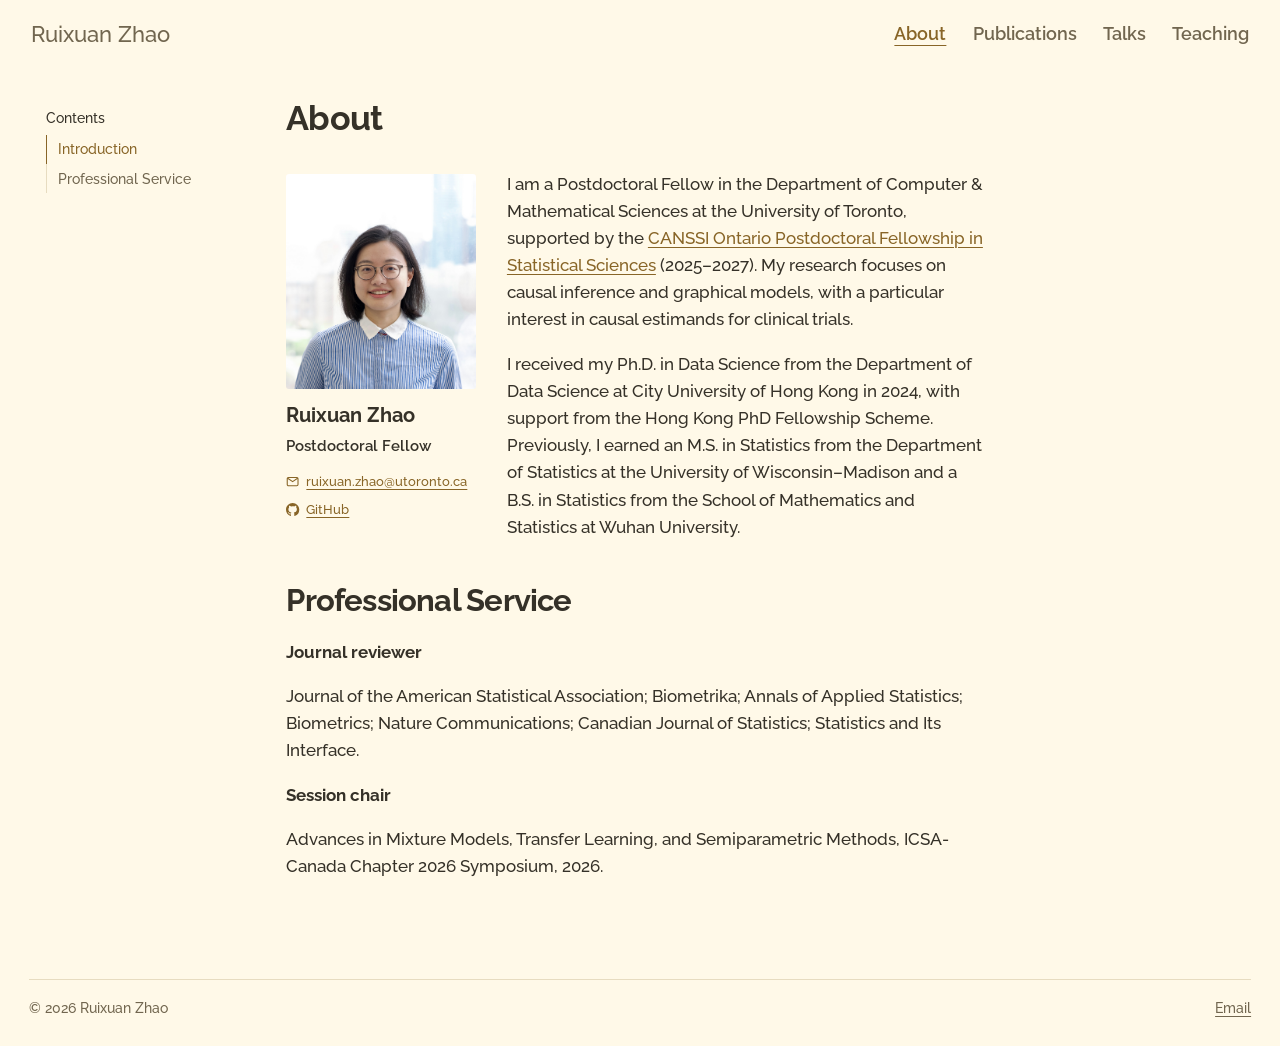
<file: index.html>
<!doctype html>
<html lang="en">
<head>
  <meta charset="utf-8">
  <meta name="viewport" content="width=device-width, initial-scale=1">
  <meta name="description" content="Ruixuan Zhao is a Postdoctoral Fellow in the Department of Computer &amp; Mathematical Sciences at the University of Toronto working on causal inference, graphical models, and causal estimands for clinical trials.">
  <meta name="theme-color" content="#fff9e8">
  <title>About · Ruixuan Zhao</title>
  <link rel="icon" type="image/svg+xml" href="data:image/svg+xml,%3Csvg xmlns='http://www.w3.org/2000/svg' viewBox='0 0 64 64'%3E%3Crect width='64' height='64' rx='12' fill='%23fff9e8'/%3E%3Ctext x='32' y='42' text-anchor='middle' font-family='Georgia,serif' font-size='34' fill='%23886527'%3ERZ%3C/text%3E%3C/svg%3E">
  <link rel="stylesheet" href="assets/styles.css">
  <script src="assets/site.js" defer></script>
</head>
<body>
  <a class="skip-link" href="#main">Skip to content</a>
  <header class="site-header">
    <div class="header-inner">
      <a class="site-name" href="./">Ruixuan Zhao</a>
      <button class="menu-toggle" type="button" aria-expanded="false" aria-controls="main-navigation">Menu</button>
      <nav class="main-nav" id="main-navigation" aria-label="Main navigation">
        <a href="./" aria-current="page">About</a>
        <a href="publications/">Publications</a>
        <a href="talks/">Talks</a>
        <a href="teaching/">Teaching</a>
      </nav>
    </div>
  </header>
  <div class="page-layout">
    <aside class="contents" aria-label="On this page">
      <p class="contents-title">Contents</p>
      <ul>
        <li><a href="#introduction" class="is-current">Introduction</a></li>
        <li><a href="#professional-service">Professional Service</a></li>
      </ul>
    </aside>
    <main id="main">
      <h1>About</h1>
      <div class="intro-layout" id="introduction">
        <aside class="profile-card" aria-label="Profile and contact information">
          <img class="profile-photo" src="assets/ruixuan-zhao.jpg" alt="Portrait of Ruixuan Zhao" width="3889" height="4410" fetchpriority="high">
          <p class="profile-name">Ruixuan Zhao</p>
          <p class="profile-role">Postdoctoral Fellow</p>
          <div class="contact-links profile-contact-links">
            <a href="mailto:ruixuan.zhao@utoronto.ca"><svg class="contact-icon" viewBox="0 0 16 16" fill="none" stroke="currentColor" stroke-width="1.3" stroke-linecap="round" stroke-linejoin="round" aria-hidden="true" focusable="false"><rect x="1.5" y="3" width="13" height="10" rx="1.5"/><path d="m2 4 6 4 6-4"/></svg><span>ruixuan.zhao@utoronto.ca</span></a>
            <a href="https://github.com/Ruixuan-Zhao"><svg class="contact-icon" viewBox="0 0 16 16" fill="currentColor" aria-hidden="true" focusable="false"><path d="M8 0C3.58 0 0 3.58 0 8c0 3.54 2.29 6.53 5.47 7.59.4.07.55-.17.55-.38 0-.19-.01-.82-.01-1.49-2.01.37-2.53-.49-2.69-.94-.09-.23-.48-.94-.82-1.13-.28-.15-.68-.52-.01-.53.63-.01 1.08.58 1.23.82.72 1.21 1.87.87 2.33.66.07-.52.28-.87.51-1.07-1.78-.2-3.64-.89-3.64-3.95 0-.87.31-1.59.82-2.15-.08-.2-.36-1.02.08-2.12 0 0 .67-.21 2.2.82a7.65 7.65 0 0 1 2-.27c.68 0 1.36.09 2 .27 1.53-1.04 2.2-.82 2.2-.82.44 1.1.16 1.92.08 2.12.51.56.82 1.27.82 2.15 0 3.07-1.87 3.75-3.65 3.95.29.25.54.73.54 1.48 0 1.07-.01 1.93-.01 2.2 0 .21.15.46.55.38A8.013 8.013 0 0 0 16 8c0-4.42-3.58-8-8-8Z"/></svg><span>GitHub</span></a>
          </div>
        </aside>
        <div class="introduction">
          <p>I am a Postdoctoral Fellow in the Department of Computer &amp; Mathematical Sciences at the University of Toronto, supported by the <a href="https://canssi.ca/story/copfss-2025-ruixuan-zhao/">CANSSI Ontario Postdoctoral Fellowship in Statistical Sciences</a> (2025–2027). My research focuses on causal inference and graphical models, with a particular interest in causal estimands for clinical trials.</p>
          <p>I received my Ph.D. in Data Science from the Department of Data Science at City University of Hong Kong in 2024, with support from the Hong Kong PhD Fellowship Scheme. Previously, I earned an M.S. in Statistics from the Department of Statistics at the University of Wisconsin–Madison and a B.S. in Statistics from the School of Mathematics and Statistics at Wuhan University.</p>
        </div>
      </div>
      <section id="professional-service" aria-labelledby="service-heading">
        <h2 id="service-heading">Professional Service</h2>
        <p class="service-label">Journal reviewer</p>
        <p>Journal of the American Statistical Association; Biometrika; Annals of Applied Statistics; Biometrics; Nature Communications; Canadian Journal of Statistics; Statistics and Its Interface.</p>
        <p class="service-label">Session chair</p>
        <p>Advances in Mixture Models, Transfer Learning, and Semiparametric Methods, ICSA-Canada Chapter 2026 Symposium, 2026.</p>
      </section>
    </main>
  </div>
  <footer class="site-footer"><span>© 2026 Ruixuan Zhao</span><a href="mailto:ruixuan.zhao@utoronto.ca">Email</a></footer>
</body>
</html>
</file>
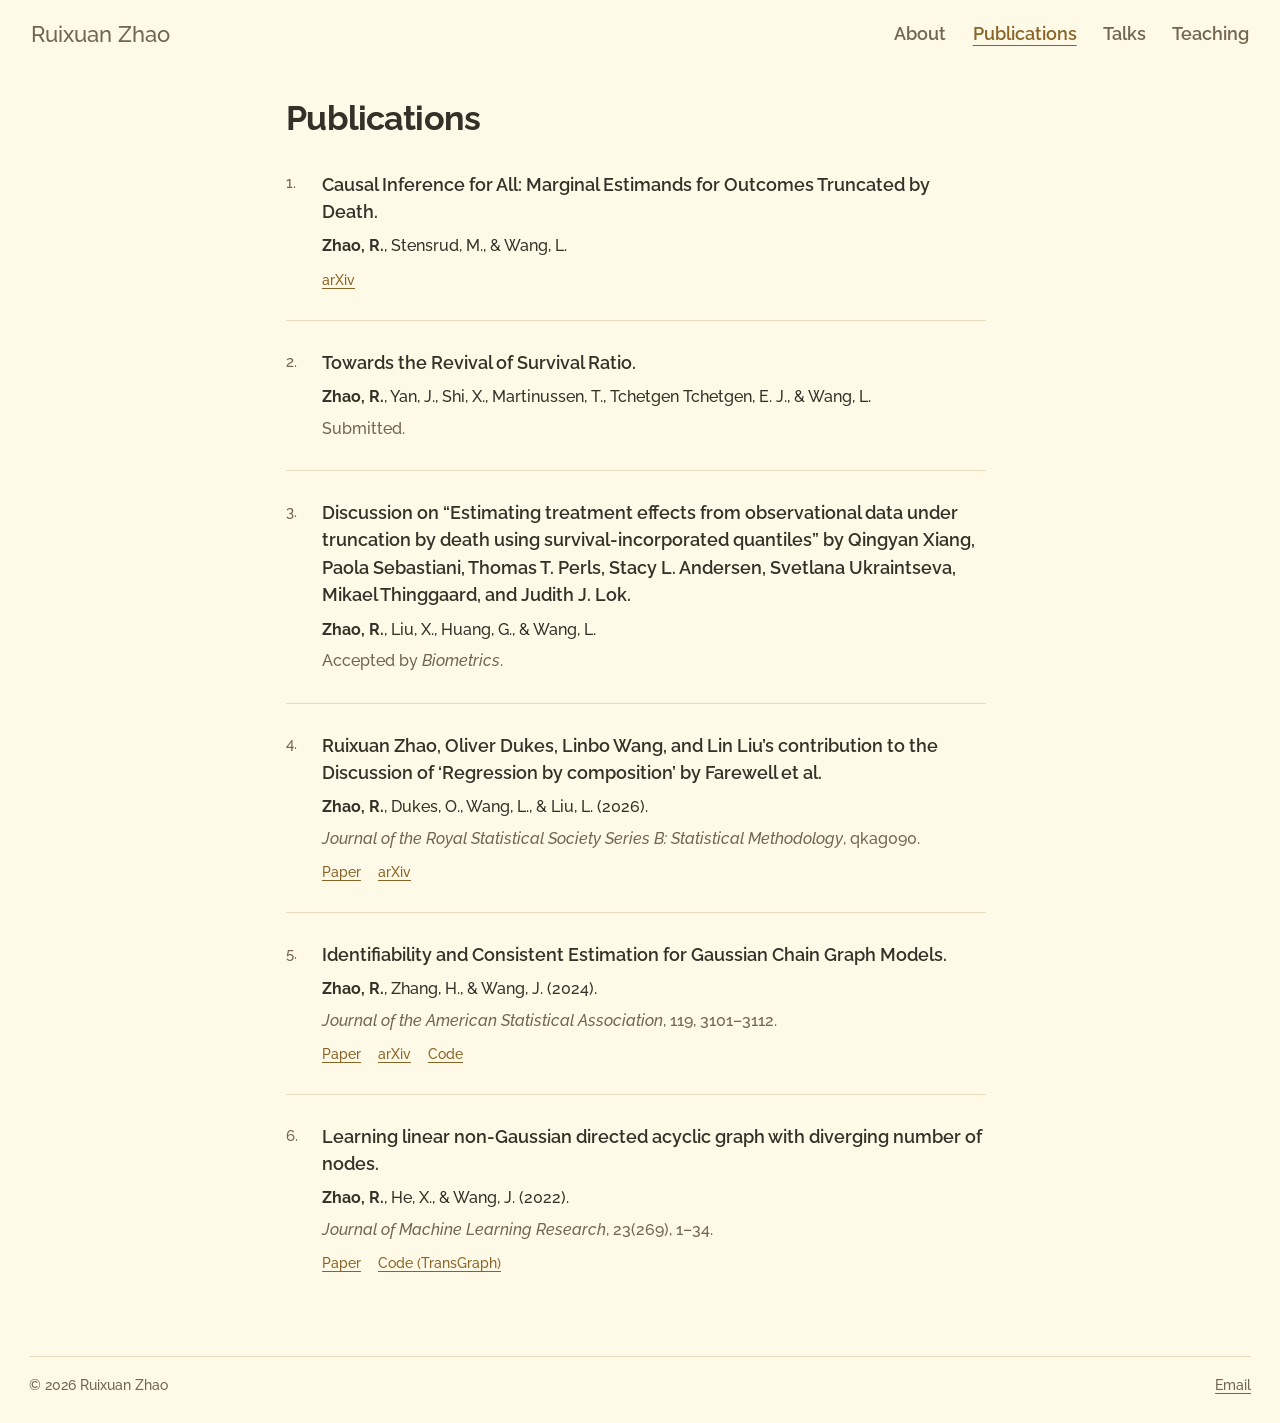
<file: publications/index.html>
<!doctype html>
<html lang="en">
<head>
  <meta charset="utf-8">
  <meta name="viewport" content="width=device-width, initial-scale=1">
  <meta name="description" content="Publications and manuscripts by Ruixuan Zhao.">
  <meta name="theme-color" content="#fff9e8">
  <title>Publications · Ruixuan Zhao</title>
  <link rel="icon" type="image/svg+xml" href="data:image/svg+xml,%3Csvg xmlns='http://www.w3.org/2000/svg' viewBox='0 0 64 64'%3E%3Crect width='64' height='64' rx='12' fill='%23fff9e8'/%3E%3Ctext x='32' y='42' text-anchor='middle' font-family='Georgia,serif' font-size='34' fill='%23886527'%3ERZ%3C/text%3E%3C/svg%3E">
  <link rel="stylesheet" href="../assets/styles.css">
  <script src="../assets/site.js" defer></script>
</head>
<body>
  <a class="skip-link" href="#main">Skip to content</a>
  <header class="site-header">
    <div class="header-inner">
      <a class="site-name" href="../">Ruixuan Zhao</a>
      <button class="menu-toggle" type="button" aria-expanded="false" aria-controls="main-navigation">Menu</button>
      <nav class="main-nav" id="main-navigation" aria-label="Main navigation">
        <a href="../">About</a>
        <a href="../publications/" aria-current="page">Publications</a>
        <a href="../talks/">Talks</a>
        <a href="../teaching/">Teaching</a>
      </nav>
    </div>
  </header>
  <div class="page-layout">
    <main id="main">
      <h1>Publications</h1>
      <ol class="publication-list">
        <li>
          <h2 class="paper-title">Causal Inference for All: Marginal Estimands for Outcomes Truncated by Death.</h2>
          <p class="paper-authors"><strong>Zhao, R.</strong>, Stensrud, M., &amp; Wang, L.</p>
          <p class="paper-links"><a href="https://arxiv.org/abs/2607.00222">arXiv</a></p>
        </li>
        <li>
          <h2 class="paper-title">Towards the Revival of Survival Ratio.</h2>
          <p class="paper-authors"><strong>Zhao, R.</strong>, Yan, J., Shi, X., Martinussen, T., Tchetgen Tchetgen, E. J., &amp; Wang, L.</p>
          <p class="paper-venue">Submitted.</p>
        </li>
        <li>
          <h2 class="paper-title">Discussion on “Estimating treatment effects from observational data under truncation by death using survival-incorporated quantiles” by Qingyan Xiang, Paola Sebastiani, Thomas T. Perls, Stacy L. Andersen, Svetlana Ukraintseva, Mikael Thinggaard, and Judith J. Lok.</h2>
          <p class="paper-authors"><strong>Zhao, R.</strong>, Liu, X., Huang, G., &amp; Wang, L.</p>
          <p class="paper-venue">Accepted by <em>Biometrics</em>.</p>
        </li>
        <li>
          <h2 class="paper-title">Ruixuan Zhao, Oliver Dukes, Linbo Wang, and Lin Liu’s contribution to the Discussion of ‘Regression by composition’ by Farewell et al.</h2>
          <p class="paper-authors"><strong>Zhao, R.</strong>, Dukes, O., Wang, L., &amp; Liu, L. (2026).</p>
          <p class="paper-venue"><em>Journal of the Royal Statistical Society Series B: Statistical Methodology</em>, qkag090.</p>
          <p class="paper-links"><a href="https://doi.org/10.1093/jrsssb/qkag090">Paper</a><a href="https://arxiv.org/abs/2604.17760">arXiv</a></p>
        </li>
        <li>
          <h2 class="paper-title">Identifiability and Consistent Estimation for Gaussian Chain Graph Models.</h2>
          <p class="paper-authors"><strong>Zhao, R.</strong>, Zhang, H., &amp; Wang, J. (2024).</p>
          <p class="paper-venue"><em>Journal of the American Statistical Association</em>, 119, 3101–3112.</p>
          <p class="paper-links"><a href="https://doi.org/10.1080/01621459.2024.2304692">Paper</a><a href="https://arxiv.org/abs/2303.01031">arXiv</a><a href="https://github.com/Ruixuan-Zhao/LearnCG">Code</a></p>
        </li>
        <li>
          <h2 class="paper-title">Learning linear non-Gaussian directed acyclic graph with diverging number of nodes.</h2>
          <p class="paper-authors"><strong>Zhao, R.</strong>, He, X., &amp; Wang, J. (2022).</p>
          <p class="paper-venue"><em>Journal of Machine Learning Research</em>, 23(269), 1–34.</p>
          <p class="paper-links"><a href="https://www.jmlr.org/papers/v23/21-1173.html">Paper</a><a href="https://cran.r-project.org/src/contrib/Archive/TransGraph/">Code (TransGraph)</a></p>
        </li>
      </ol>
    </main>
  </div>
  <footer class="site-footer"><span>© 2026 Ruixuan Zhao</span><a href="mailto:ruixuan.zhao@utoronto.ca">Email</a></footer>
</body>
</html>
</file>
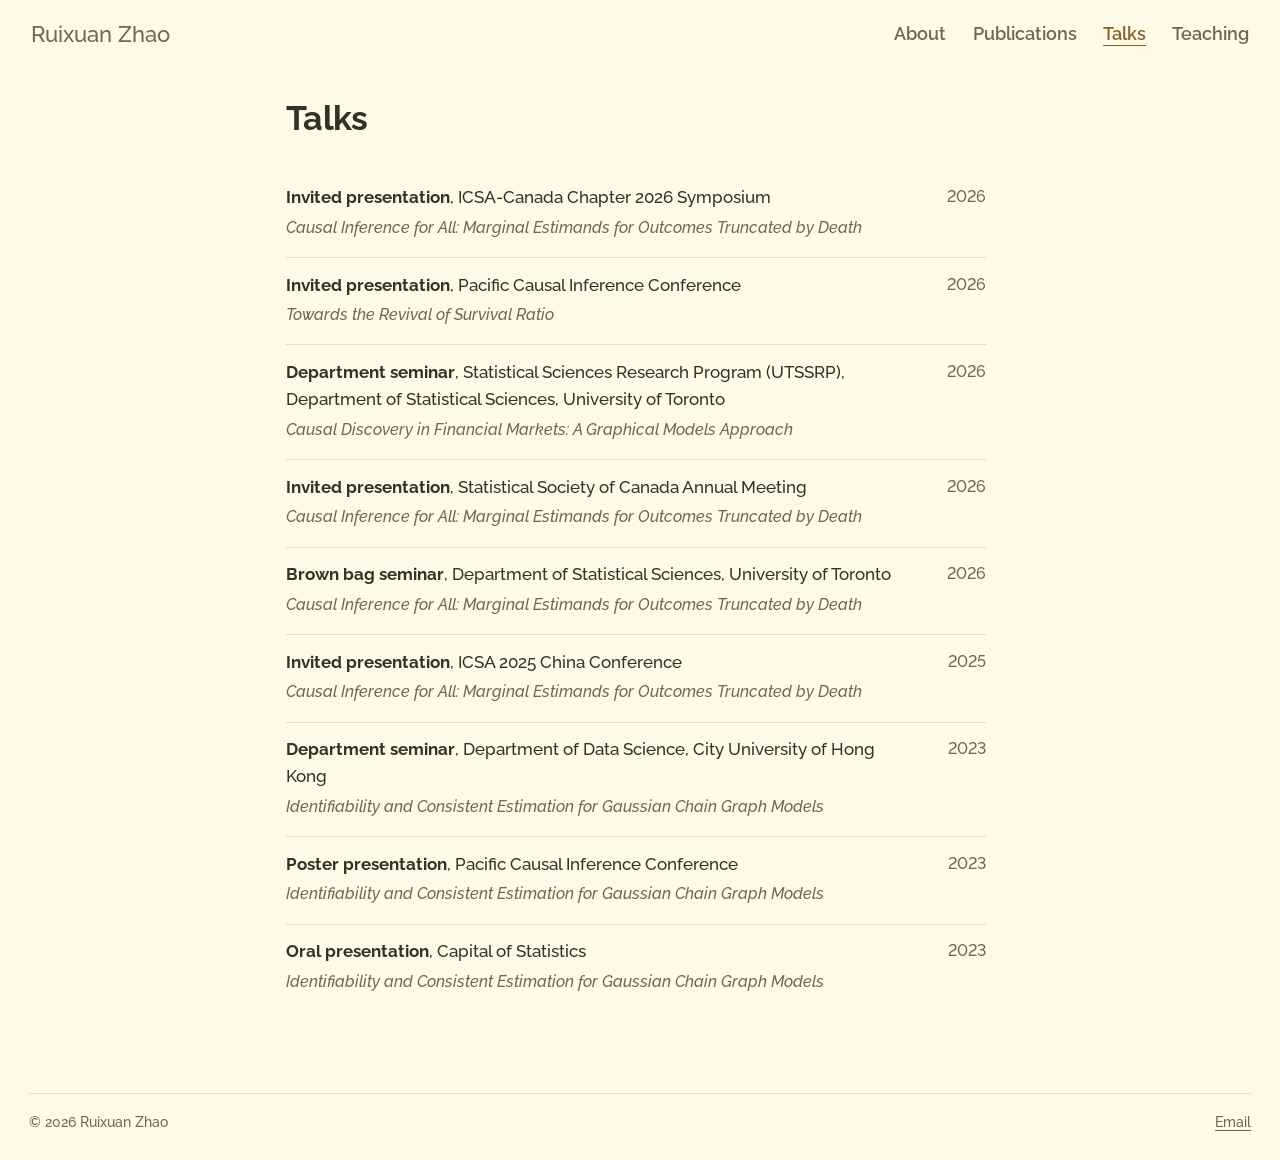
<file: talks/index.html>
<!doctype html>
<html lang="en">
<head>
  <meta charset="utf-8">
  <meta name="viewport" content="width=device-width, initial-scale=1">
  <meta name="description" content="Conference presentations, seminars, and posters by Ruixuan Zhao.">
  <meta name="theme-color" content="#fff9e8">
  <title>Talks · Ruixuan Zhao</title>
  <link rel="icon" type="image/svg+xml" href="data:image/svg+xml,%3Csvg xmlns='http://www.w3.org/2000/svg' viewBox='0 0 64 64'%3E%3Crect width='64' height='64' rx='12' fill='%23fff9e8'/%3E%3Ctext x='32' y='42' text-anchor='middle' font-family='Georgia,serif' font-size='34' fill='%23886527'%3ERZ%3C/text%3E%3C/svg%3E">
  <link rel="stylesheet" href="../assets/styles.css">
  <script src="../assets/site.js" defer></script>
</head>
<body>
  <a class="skip-link" href="#main">Skip to content</a>
  <header class="site-header">
    <div class="header-inner">
      <a class="site-name" href="../">Ruixuan Zhao</a>
      <button class="menu-toggle" type="button" aria-expanded="false" aria-controls="main-navigation">Menu</button>
      <nav class="main-nav" id="main-navigation" aria-label="Main navigation">
        <a href="../">About</a>
        <a href="../publications/">Publications</a>
        <a href="../talks/" aria-current="page">Talks</a>
        <a href="../teaching/">Teaching</a>
      </nav>
    </div>
  </header>
  <div class="page-layout">
    <main id="main">
      <h1>Talks</h1>
      <ul class="year-list">
        <li>
          <div>
            <div class="talk-event"><strong>Invited presentation</strong>, ICSA-Canada Chapter 2026 Symposium</div>
            <p class="talk-title"><em>Causal Inference for All: Marginal Estimands for Outcomes Truncated by Death</em></p>
          </div>
          <span class="entry-year">2026</span>
        </li>
        <li>
          <div>
            <div class="talk-event"><strong>Invited presentation</strong>, Pacific Causal Inference Conference</div>
            <p class="talk-title"><em>Towards the Revival of Survival Ratio</em></p>
          </div>
          <span class="entry-year">2026</span>
        </li>
        <li>
          <div>
            <div class="talk-event"><strong>Department seminar</strong>, Statistical Sciences Research Program (UTSSRP), Department of Statistical Sciences, University of Toronto</div>
            <p class="talk-title"><em>Causal Discovery in Financial Markets: A Graphical Models Approach</em></p>
          </div>
          <span class="entry-year">2026</span>
        </li>
        <li>
          <div>
            <div class="talk-event"><strong>Invited presentation</strong>, Statistical Society of Canada Annual Meeting</div>
            <p class="talk-title"><em>Causal Inference for All: Marginal Estimands for Outcomes Truncated by Death</em></p>
          </div>
          <span class="entry-year">2026</span>
        </li>
        <li>
          <div>
            <div class="talk-event"><strong>Brown bag seminar</strong>, Department of Statistical Sciences, University of Toronto</div>
            <p class="talk-title"><em>Causal Inference for All: Marginal Estimands for Outcomes Truncated by Death</em></p>
          </div>
          <span class="entry-year">2026</span>
        </li>
        <li>
          <div>
            <div class="talk-event"><strong>Invited presentation</strong>, ICSA 2025 China Conference</div>
            <p class="talk-title"><em>Causal Inference for All: Marginal Estimands for Outcomes Truncated by Death</em></p>
          </div>
          <span class="entry-year">2025</span>
        </li>
        <li>
          <div>
            <div class="talk-event"><strong>Department seminar</strong>, Department of Data Science, City University of Hong Kong</div>
            <p class="talk-title"><em>Identifiability and Consistent Estimation for Gaussian Chain Graph Models</em></p>
          </div>
          <span class="entry-year">2023</span>
        </li>
        <li>
          <div>
            <div class="talk-event"><strong>Poster presentation</strong>, Pacific Causal Inference Conference</div>
            <p class="talk-title"><em>Identifiability and Consistent Estimation for Gaussian Chain Graph Models</em></p>
          </div>
          <span class="entry-year">2023</span>
        </li>
        <li>
          <div>
            <div class="talk-event"><strong>Oral presentation</strong>, Capital of Statistics</div>
            <p class="talk-title"><em>Identifiability and Consistent Estimation for Gaussian Chain Graph Models</em></p>
          </div>
          <span class="entry-year">2023</span>
        </li>
      </ul>
    </main>
  </div>
  <footer class="site-footer"><span>© 2026 Ruixuan Zhao</span><a href="mailto:ruixuan.zhao@utoronto.ca">Email</a></footer>
</body>
</html>
</file>
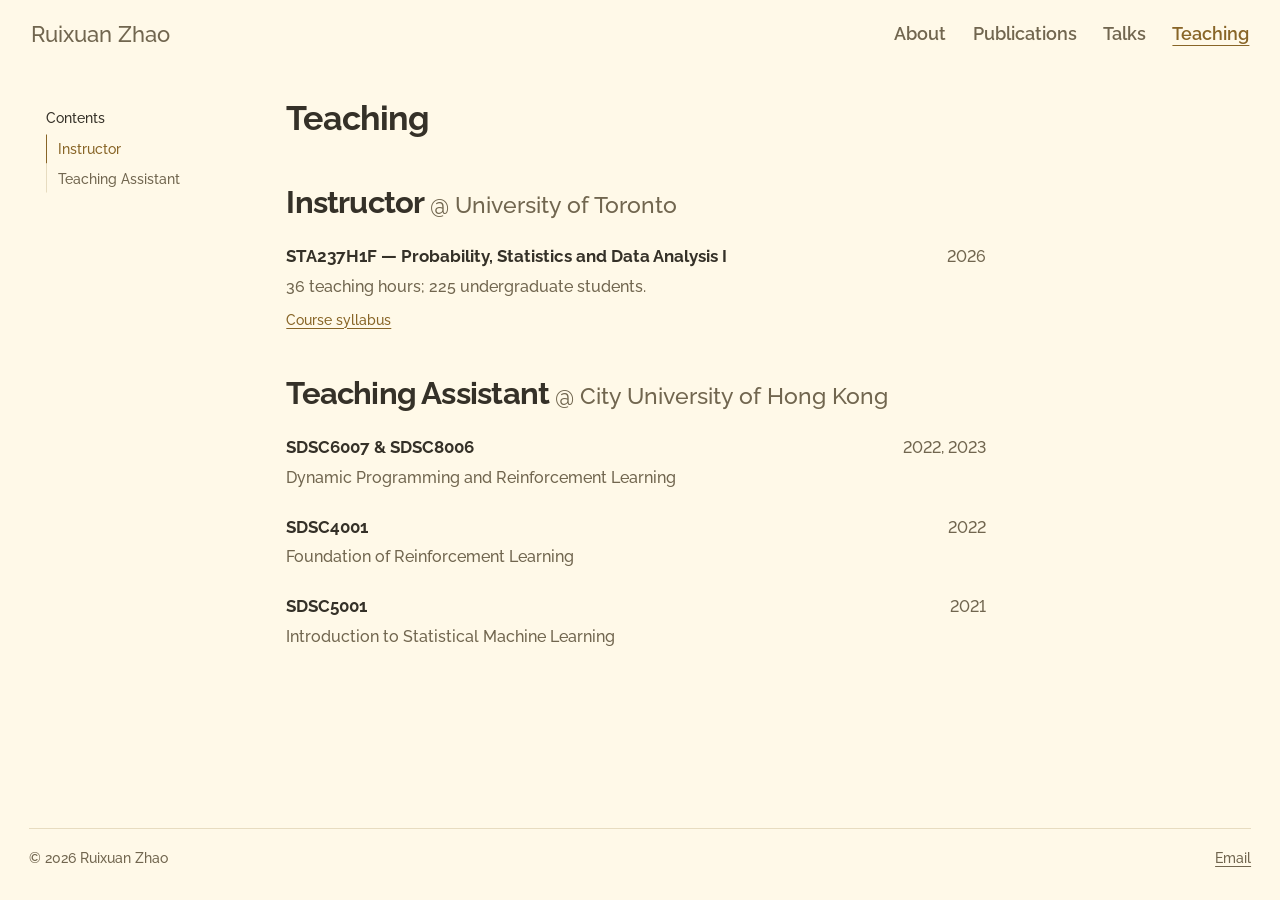
<file: teaching/index.html>
<!doctype html>
<html lang="en">
<head>
  <meta charset="utf-8">
  <meta name="viewport" content="width=device-width, initial-scale=1">
  <meta name="description" content="Teaching experience and course information for Ruixuan Zhao.">
  <meta name="theme-color" content="#fff9e8">
  <title>Teaching · Ruixuan Zhao</title>
  <link rel="icon" type="image/svg+xml" href="data:image/svg+xml,%3Csvg xmlns='http://www.w3.org/2000/svg' viewBox='0 0 64 64'%3E%3Crect width='64' height='64' rx='12' fill='%23fff9e8'/%3E%3Ctext x='32' y='42' text-anchor='middle' font-family='Georgia,serif' font-size='34' fill='%23886527'%3ERZ%3C/text%3E%3C/svg%3E">
  <link rel="stylesheet" href="../assets/styles.css">
  <script src="../assets/site.js" defer></script>
</head>
<body>
  <a class="skip-link" href="#main">Skip to content</a>
  <header class="site-header">
    <div class="header-inner">
      <a class="site-name" href="../">Ruixuan Zhao</a>
      <button class="menu-toggle" type="button" aria-expanded="false" aria-controls="main-navigation">Menu</button>
      <nav class="main-nav" id="main-navigation" aria-label="Main navigation">
        <a href="../">About</a>
        <a href="../publications/">Publications</a>
        <a href="../talks/">Talks</a>
        <a href="../teaching/" aria-current="page">Teaching</a>
      </nav>
    </div>
  </header>
  <div class="page-layout">
    <aside class="contents" aria-label="On this page">
      <p class="contents-title">Contents</p>
      <ul>
        <li><a href="#instructor">Instructor</a></li>
        <li><a href="#teaching-assistant">Teaching Assistant</a></li>
      </ul>
    </aside>
    <main id="main">
      <h1>Teaching</h1>
      <section id="instructor" aria-labelledby="instructor-heading">
        <h2 id="instructor-heading" class="teaching-heading">Instructor <span class="teaching-institution">@ University of Toronto</span></h2>
        <div class="entry">
          <div class="entry-heading"><h3>STA237H1F — Probability, Statistics and Data Analysis I</h3><span class="entry-year">2026</span></div>
          <p class="entry-detail">36 teaching hours; 225 undergraduate students.</p>
          <p class="paper-links"><a href="https://www.statistics.utoronto.ca/sites/www.statistics.utoronto.ca/files/STA237H1F_20265_syllabus.pdf">Course syllabus</a></p>
        </div>
      </section>
      <section id="teaching-assistant" aria-labelledby="ta-heading">
        <h2 id="ta-heading" class="teaching-heading">Teaching Assistant <span class="teaching-institution">@ City University of Hong Kong</span></h2>
        <ul class="teaching-list">
          <li>
            <div class="entry-heading"><h3>SDSC6007 &amp; SDSC8006</h3><span class="entry-year">2022, 2023</span></div>
            <p class="entry-detail">Dynamic Programming and Reinforcement Learning</p>
          </li>
          <li>
            <div class="entry-heading"><h3>SDSC4001</h3><span class="entry-year">2022</span></div>
            <p class="entry-detail">Foundation of Reinforcement Learning</p>
          </li>
          <li>
            <div class="entry-heading"><h3>SDSC5001</h3><span class="entry-year">2021</span></div>
            <p class="entry-detail">Introduction to Statistical Machine Learning</p>
          </li>
        </ul>
      </section>
    </main>
  </div>
  <footer class="site-footer"><span>© 2026 Ruixuan Zhao</span><a href="mailto:ruixuan.zhao@utoronto.ca">Email</a></footer>
</body>
</html>
</file>
<file: assets/styles.css>
@import url('https://fonts.googleapis.com/css2?family=Raleway:ital,wght@0,400;0,500;0,600;0,700;1,400;1,500&display=swap');

:root {
  color-scheme: light;
  --paper: #fff9e8;
  --ink: #353128;
  --muted: #71664f;
  --accent: #886527;
  --rule: #e7dcc0;
  --hover: #f4ead0;
  font-family: 'Raleway', -apple-system, BlinkMacSystemFont, 'Segoe UI', sans-serif;
  font-size: 17px;
  font-weight: 500;
  line-height: 1.6;
  background: var(--paper);
  color: var(--ink);
  -webkit-text-size-adjust: 100%;
}
* { box-sizing: border-box; }
html { scroll-behavior: smooth; scroll-padding-top: 6rem; }
body { margin: 0; min-width: 0; }
a { color: var(--accent); text-decoration-thickness: 1px; text-underline-offset: .2em; }
a:hover { color: var(--ink); }
a:focus-visible, button:focus-visible { outline: 2px solid var(--accent); outline-offset: 5px; }
button { font: inherit; }
.skip-link { position: absolute; left: 1.5rem; top: -6rem; padding: .5rem 1rem; z-index: 30; background: var(--ink); color: var(--paper); }
.skip-link:focus { top: .6rem; }
.site-header { position: sticky; top: 0; z-index: 20; background: var(--paper); }
.header-inner { max-width: 1440px; margin: 0 auto; padding: 1rem 1.8rem; display: flex; align-items: center; justify-content: space-between; gap: 2rem; }
.site-name { color: var(--muted); font-size: 1.3rem; font-weight: 500; text-decoration: none; white-space: nowrap; }
.main-nav { display: flex; align-items: center; gap: 1.55rem; }
.main-nav a { color: var(--muted); font-size: 1.06rem; font-weight: 600; text-decoration: none; padding: .2rem 0; }
.main-nav a:hover, .main-nav a[aria-current='page'] { color: var(--accent); }
.main-nav a[aria-current='page'] { text-decoration: underline; text-underline-offset: .25em; }
.menu-toggle { display: none; color: var(--ink); border: 1px solid var(--rule); background: transparent; padding: .35rem .7rem; border-radius: 3px; cursor: pointer; }
.page-layout { width: min(100% - 3.4rem, 1224px); margin: 1.7rem auto 0; display: grid; grid-template-columns: 220px minmax(0, 700px) minmax(0, 1fr); gap: 2.2rem; align-items: start; min-height: calc(100vh - 12rem); }
.contents { position: sticky; top: 6rem; font-size: .85rem; line-height: 1.55; padding: .25rem 0 0 1rem; }
.contents-title { color: var(--ink); margin: 0 0 .35rem; font-weight: 500; }
.contents ul { margin: 0; padding: 0; list-style: none; }
.contents a { display: block; padding: .2rem 0 .2rem .65rem; border-left: 1px solid var(--rule); color: var(--muted); text-decoration: none; }
.contents a:hover, .contents a.is-current { border-color: var(--accent); color: var(--accent); }
main { grid-column: 2; min-width: 0; padding: 0 0 2.8rem; }
h1, h2, h3 { color: var(--ink); line-height: 1.22; letter-spacing: -.025em; }
h1 { margin: 0 0 1.8rem; font-size: 2rem; font-weight: 700; }
h2 { margin: 2.35rem 0 1.15rem; font-size: 1.85rem; font-weight: 700; }
h3 { margin: 0; font-size: 1rem; font-weight: 700; line-height: 1.6; letter-spacing: 0; }
p { margin: 0 0 1rem; }
.intro-layout { display: grid; grid-template-columns: 190px minmax(0, 1fr); gap: 1.8rem; align-items: start; margin-bottom: 1rem; }
.introduction { min-width: 0; }
.introduction p:last-child { margin-bottom: 0; }
.profile-card { min-width: 0; }
.profile-photo { display: block; width: 190px; max-width: 100%; height: auto; margin: .2rem 0 0; border-radius: 3px; }
.profile-name { margin: .75rem 0 0; color: var(--ink); font-size: 1.2rem; font-weight: 700; line-height: 1.3; }
.profile-role { margin: .3rem 0 0; font-size: .86rem; font-weight: 600; }
.profile-affiliation { margin: .3rem 0 0; color: var(--muted); font-size: .8rem; line-height: 1.5; }
.profile-affiliation span { display: block; }
.contact-links { display: flex; flex-wrap: wrap; gap: .4rem 1.2rem; margin: 1.15rem 0 2rem; font-size: .95rem; }
.contact-links a { display: inline-flex; align-items: center; gap: .4rem; min-width: 0; overflow-wrap: anywhere; }
.contact-icon { flex: none; width: 1em; height: 1em; }
.profile-contact-links { flex-direction: column; align-items: flex-start; gap: .4rem; margin: .8rem 0 0; font-size: .78rem; }
.entry { margin: 0 0 1.4rem; }
.entry-heading { display: flex; align-items: baseline; justify-content: space-between; gap: .5rem 1.5rem; }
.entry-year { color: var(--muted); font-size: .95rem; font-weight: 500; white-space: nowrap; font-variant-numeric: lining-nums; }
.entry-affiliation { margin: .25rem 0 0; font-style: italic; }
.entry-detail { margin: .2rem 0 0; color: var(--muted); font-size: .92rem; }
.fellowship { margin: .4rem 0 0; padding-left: .8rem; color: var(--muted); font-size: .92rem; line-height: 1.55; }
.fellowship a { white-space: nowrap; }
.service-label { font-weight: 700; }
.journal-list { margin: .7rem 0 1.4rem; padding-left: 1.2rem; }
.journal-list li { margin: .15rem 0; }
.year-list { padding: 0; margin: 0; list-style: none; }
.year-list li { display: grid; grid-template-columns: minmax(0,1fr) auto; gap: 1rem 1.8rem; padding: .8rem 0 1rem; }
.year-list li + li { border-top: 1px solid var(--rule); }
.year-list p { margin: .2rem 0 0; color: var(--muted); font-size: .93rem; }
.publication-list { counter-reset: papers; list-style: none; margin: 0; padding: 0; }
.publication-list > li { counter-increment: papers; position: relative; padding: 0 0 1.7rem 2.1rem; margin: 0 0 1.65rem; border-bottom: 1px solid var(--rule); }
.publication-list > li:last-child { border-bottom: 0; margin-bottom: 0; padding-bottom: 0; }
.publication-list > li::before { content: counter(papers) '.'; position: absolute; left: 0; top: .05rem; color: var(--muted); font-size: .9rem; }
.paper-title { font-size: 1.08rem; line-height: 1.5; font-weight: 600; letter-spacing: 0; margin: 0 0 .45rem; }
.paper-authors { font-size: .95rem; margin-bottom: .35rem; }
.paper-venue { font-size: .93rem; color: var(--muted); margin: 0; }
.paper-links { display: flex; flex-wrap: wrap; gap: 1rem; font-size: .85rem; margin: .5rem 0 0; }
.teaching-heading { line-height: 1.4; }
.teaching-institution { font-size: .72em; font-weight: 500; letter-spacing: 0; color: var(--muted); }
.teaching-list { margin: 0; padding: 0; list-style: none; }
.teaching-list > li { margin-bottom: 1.4rem; }
.site-footer { width: min(100% - 3.4rem, 1224px); margin: 2rem auto 0; border-top: 1px solid var(--rule); padding: 1.1rem 0 1.5rem; color: var(--muted); font-size: .8rem; display: flex; justify-content: space-between; gap: 1rem; flex-wrap: wrap; }
.site-footer a { color: var(--muted); }
@media (max-width: 1000px) {
  .page-layout { grid-template-columns: 185px minmax(0,1fr); gap: 1.6rem; }
  .contents { padding-left: 0; }
  .main-nav { gap: 1.1rem; }
}
@media (max-width: 760px) {
  .header-inner { flex-wrap: wrap; padding: .9rem 1.2rem; gap: .5rem 1rem; }
  .site-name { font-size: 1.2rem; }
  .main-nav { flex: 1 0 100%; flex-wrap: wrap; gap: .3rem 1rem; padding-top: .5rem; }
  .main-nav a { padding: .4rem 0; font-size: 1rem; }
  .js .menu-toggle { display: block; min-height: 44px; }
  .js .main-nav:not(.is-open) { display: none; }
  .page-layout { width: calc(100% - 2.4rem); display: flex; flex-direction: column; gap: 1.7rem; margin-top: 1.5rem; min-height: calc(100vh - 12rem); }
  .contents { position: static; width: 100%; font-size: .85rem; padding: 0; }
  .contents ul { display: flex; flex-wrap: wrap; gap: .25rem .8rem; }
  .contents a { padding: .4rem 0; border: 0; }
  .contents a.is-current { text-decoration: underline; }
  main { width: 100%; padding-bottom: 1rem; }
  h1 { font-size: 1.9rem; margin-bottom: 1.4rem; }
  h2 { font-size: 1.6rem; margin-top: 2rem; }
  .entry-heading { flex-wrap: wrap; gap: .15rem 1rem; }
  .entry-heading h3 { flex: 1 0 100%; }
  .entry-year { font-size: .87rem; }
  .intro-layout { grid-template-columns: 1fr; gap: 1.5rem; }
  .profile-card { grid-row: 1; width: 210px; max-width: 100%; margin: 0 auto; }
  .profile-photo { width: 100%; margin: 0; }
  .teaching-institution { display: block; margin-top: .15rem; }
  .fellowship { padding-left: 0; }
  .year-list li { grid-template-columns: 1fr; gap: .35rem; padding: .85rem 0 1.1rem; }
  .year-list .entry-year { order: -1; }
  .publication-list > li { padding-left: 1.55rem; }
  .site-footer { width: calc(100% - 2.4rem); }
}
@media (prefers-reduced-motion: reduce) { html { scroll-behavior: auto; } }
</file>
